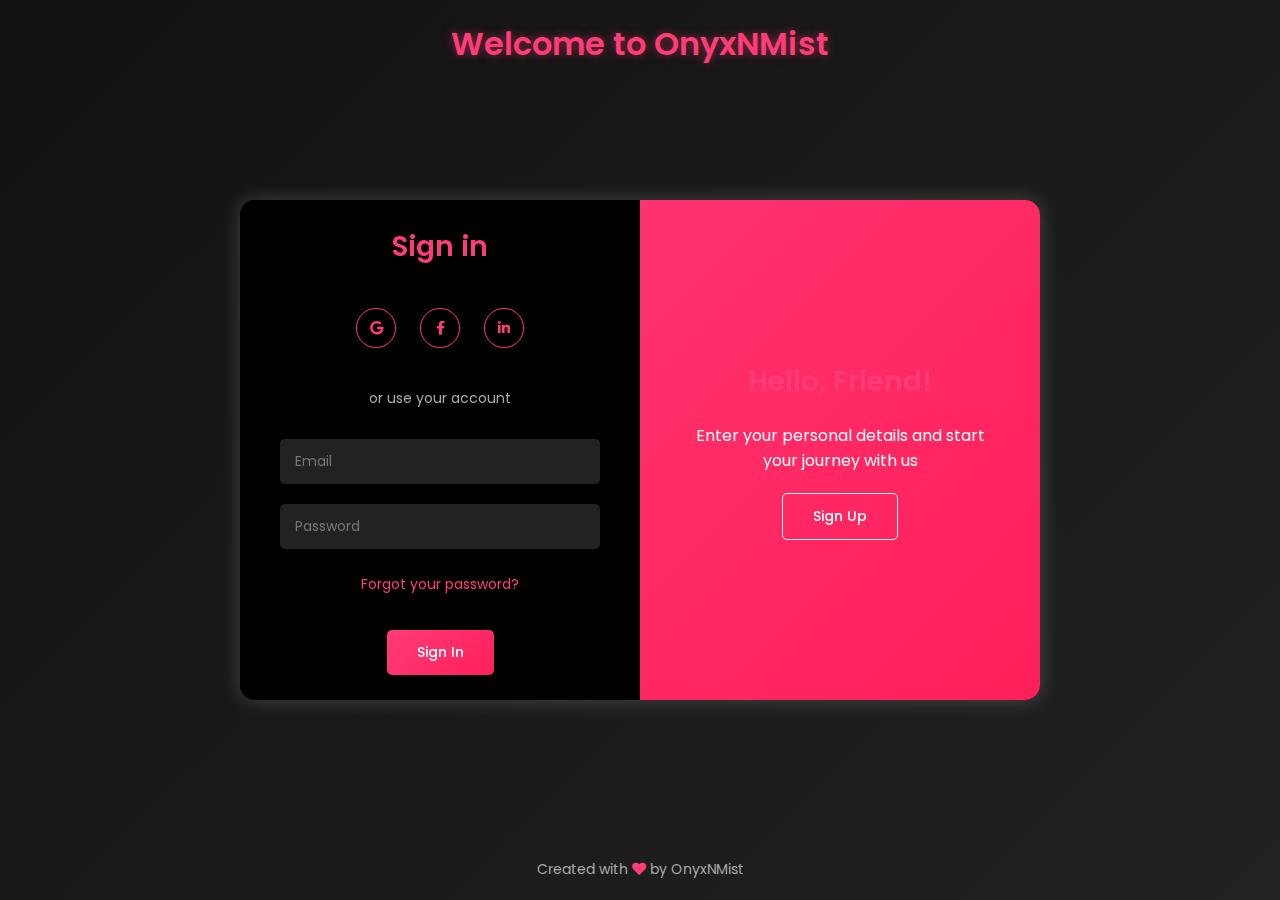
<file: index.html>
<!DOCTYPE html>
<html lang="en">
<head>
    <meta charset="UTF-8">
    <meta name="viewport" content="width=device-width, initial-scale=1.0">
    <title>OnyxNMist - Sign In/Up</title>
    <!-- Google Fonts -->
    <link href="https://fonts.googleapis.com/css2?family=Poppins:wght@300;400;500;600;700&display=swap" rel="stylesheet">
    <!-- Font Awesome -->
    <link rel="stylesheet" href="https://cdnjs.cloudflare.com/ajax/libs/font-awesome/5.15.4/css/all.min.css">
    <style>
        * {
            margin: 0;
            padding: 0;
            box-sizing: border-box;
            font-family: 'Poppins', sans-serif;
        }
        body {
            background: linear-gradient(135deg, #111, #222);
            color: white;
            display: flex;
            justify-content: center;
            align-items: center;
            height: 100vh;
            overflow: hidden;
        }
        h2 {
            position: absolute;
            top: 20px;
            font-size: 32px;
            font-weight: 600;
            color: #ff3c78;
            text-shadow: 0px 0px 10px rgba(255, 60, 120, 0.5);
        }
        .container {
            background: rgba(0, 0, 0, 0.8);
            border-radius: 15px;
            box-shadow: 0px 0px 20px rgba(255, 255, 255, 0.2);
            width: 800px;
            max-width: 100%;
            min-height: 500px;
            position: relative;
            overflow: hidden;
        }
        .form-container {
            position: absolute;
            top: 0;
            height: 100%;
            width: 50%;
            transition: all 0.6s ease-in-out;
        }
        .sign-in-container {
            left: 0;
            width: 50%;
            z-index: 2;
        }
        .sign-up-container {
            left: 0;
            width: 50%;
            opacity: 0;
            z-index: 1;
        }
        .container.right-panel-active .sign-in-container {
            transform: translateX(100%);
        }
        .container.right-panel-active .sign-up-container {
            transform: translateX(100%);
            opacity: 1;
            z-index: 5;
        }
        form {
            background: rgba(0, 0, 0, 0.9);
            display: flex;
            flex-direction: column;
            padding: 40px;
            height: 100%;
            justify-content: center;
            align-items: center;
            text-align: center;
        }
        h1 {
            font-size: 28px;
            font-weight: 600;
            margin-bottom: 20px;
            color: #ff3c78;
        }
        .social-container {
            margin: 20px 0;
        }
        .social-container a {
            border: 1px solid #ff3c78;
            border-radius: 50%;
            display: inline-flex;
            justify-content: center;
            align-items: center;
            margin: 0 10px;
            height: 40px;
            width: 40px;
            color: #ff3c78;
            text-decoration: none;
            transition: all 0.3s;
        }
        .social-container a:hover {
            background: #ff3c78;
            color: white;
            transform: translateY(-5px);
        }
        span {
            font-size: 14px;
            margin: 20px 0;
            color: #aaa;
        }
        input {
            background: #222;
            border: none;
            padding: 12px 15px;
            margin: 10px 0;
            width: 100%;
            border-radius: 5px;
            color: white;
            font-size: 14px;
            transition: box-shadow 0.3s, transform 0.3s;
        }
        input:focus {
            outline: none;
            box-shadow: 0px 0px 10px rgba(255, 60, 120, 0.5);
            transform: scale(1.02);
        }
        button {
            background: linear-gradient(135deg, #ff3c78, #ff1e5a);
            color: white;
            border: none;
            padding: 12px 30px;
            border-radius: 5px;
            font-size: 14px;
            font-weight: 500;
            cursor: pointer;
            transition: transform 0.3s, box-shadow 0.3s;
            margin-top: 20px;
        }
        button:hover {
            transform: scale(1.05);
            box-shadow: 0px 0px 15px rgba(255, 60, 120, 0.8);
        }
        a {
            color: #ff3c78;
            text-decoration: none;
            font-size: 14px;
            margin: 15px 0;
            transition: color 0.3s;
        }
        a:hover {
            color: #ff1e5a;
        }
        .overlay-container {
            position: absolute;
            top: 0;
            left: 50%;
            width: 50%;
            height: 100%;
            overflow: hidden;
            transition: transform 0.6s ease-in-out;
            z-index: 100;
        }
        .container.right-panel-active .overlay-container {
            transform: translateX(-100%);
        }
        .overlay {
            background: linear-gradient(135deg, #ff3c78, #ff1e5a);
            color: white;
            position: relative;
            left: -100%;
            height: 100%;
            width: 200%;
            transform: translateX(0);
            transition: transform 0.6s ease-in-out;
        }
        .container.right-panel-active .overlay {
            transform: translateX(50%);
        }
        .overlay-panel {
            position: absolute;
            top: 0;
            display: flex;
            flex-direction: column;
            justify-content: center;
            align-items: center;
            padding: 40px;
            height: 100%;
            width: 50%;
            text-align: center;
            transform: translateX(0);
            transition: transform 0.6s ease-in-out;
        }
        .overlay-left {
            transform: translateX(-20%);
        }
        .container.right-panel-active .overlay-left {
            transform: translateX(0);
        }
        .overlay-right {
            right: 0;
            transform: translateX(0);
        }
        .container.right-panel-active .overlay-right {
            transform: translateX(20%);
        }
        .ghost {
            background: transparent;
            border: 1px solid white;
            color: white;
            transition: all 0.3s;
        }
        .ghost:hover {
            background: white;
            color: #ff3c78;
        }
        footer {
            position: absolute;
            bottom: 20px;
            font-size: 14px;
            color: #aaa;
        }
        footer i {
            color: #ff3c78;
        }
    </style>
</head>
<body>
    <h2>Welcome to OnyxNMist</h2>
    <div class="container" id="container">
        <div class="form-container sign-up-container">
            <form action="home.html">
                <h1>Create Account</h1>
                <div class="social-container">
                    <a href="#" class="social"><i class="fab fa-facebook-f"></i></a>
                    <a href="#" class="social"><i class="fab fa-google-plus-g"></i></a>
                    <a href="#" class="social"><i class="fab fa-linkedin-in"></i></a>
                </div>
                <span>or use your email for registration</span>
                <input type="text" placeholder="Name" required />
                <input type="email" placeholder="Email" required />
                <input type="password" placeholder="Password" required />
                <button type="submit">Sign Up</button>
            </form>
        </div>
        <div class="form-container sign-in-container">
            <form action="home.html">
                <h1>Sign in</h1>
                <div class="social-container">
                    <a href="#" class="social"><i class="fab fa-google"></i></a>
                    <a href="#" class="social"><i class="fab fa-facebook-f"></i></a>
                    <a href="#" class="social"><i class="fab fa-linkedin-in"></i></a>
                </div>
                <span>or use your account</span>
                <input type="email" placeholder="Email" required />
                <input type="password" placeholder="Password" required />
                <a href="#">Forgot your password?</a>
                <button type="submit">Sign In</button>
            </form>
        </div>
        <div class="overlay-container">
            <div class="overlay">
                <div class="overlay-panel overlay-left">
                    <h1>Welcome Back!</h1>
                    <p>To stay connected, please login with your personal info</p>
                    <button class="ghost" id="signIn">Sign In</button>
                </div>
                <div class="overlay-panel overlay-right">
                    <h1>Hello, Friend!</h1>
                    <p>Enter your personal details and start your journey with us</p>
                    <button class="ghost" id="signUp">Sign Up</button>
                </div>
            </div>
        </div>
    </div>
    <footer>
        <p>Created with <i class="fa fa-heart"></i> by OnyxNMist</p>
    </footer>

    <script>
        // Toggle Sign In/Sign Up
        const signUpButton = document.getElementById('signUp');
        const signInButton = document.getElementById('signIn');
        const container = document.getElementById('container');

        signUpButton.addEventListener('click', () => {
            container.classList.add('right-panel-active');
        });

        signInButton.addEventListener('click', () => {
            container.classList.remove('right-panel-active');
        });
    </script>
</body>
</html>
</file>
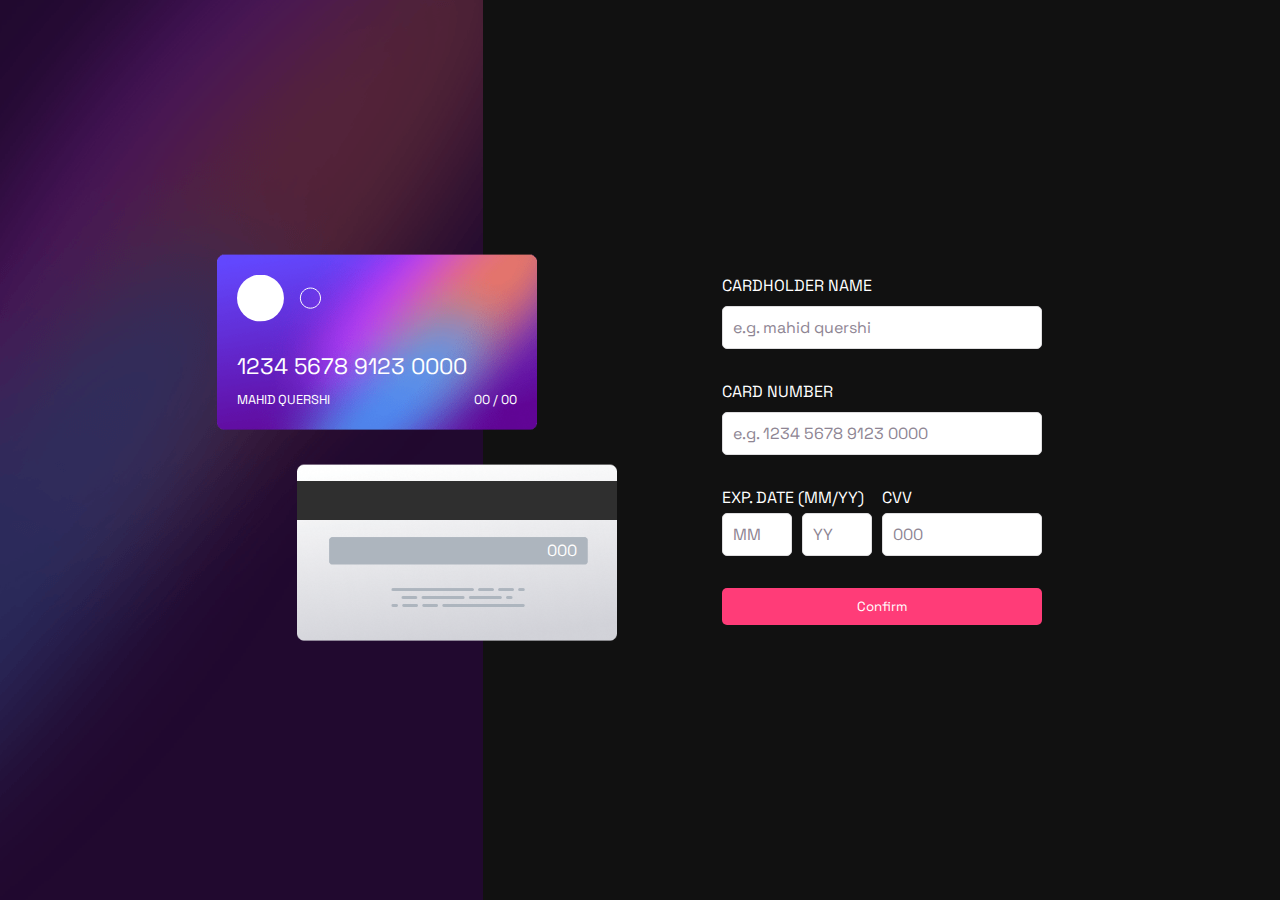
<file: cardpayment.html>
<!DOCTYPE html>
<html lang="en">
<head>
    <meta charset="UTF-8">
    <meta name="viewport" content="width=device-width, initial-scale=1.0">
    <link rel="icon" type="image/png" sizes="32x32" href="./images/favicon-32x32.png">
    <title>Frontend Mentor | Interactive card details form</title>
    <style>
        @import url('https://fonts.googleapis.com/css2?family=Space+Grotesk:wght@500&display=swap');

        * {
            padding: 0;
            margin: 0;
            box-sizing: border-box;
            font-family: 'Space Grotesk', sans-serif;
            user-select: none;
        }

        body {
            background: #111;
            color: white;
        }

        .container {
            max-height: 100vh;
            min-height: 100vh;
            width: 100vw;
            display: flex;
            justify-content: center;
            align-items: center;
            overflow: hidden;
        }

        .card {
            flex-shrink: 1;
            max-height: 100vh;
            position: relative;
            width: min-content;
        }

        .card img {
            object-fit: contain;
        }

        .card .desktop {
            width: auto;
            height: 100vh;
        }

        .card .mobile {
            display: none;
        }

        .cards {
            position: absolute;
            left: 45%;
            top: 50%;
            transform: translateY(-50%);
        }

        .front_card, .back_card {
            width: 320px;
        }

        .front, .back {
            position: relative;
            width: 320px;
        }

        .back {
            margin-left: 25%;
            margin-top: 30px;
        }

        .front_card_data, .back_card_data {
            position: absolute;
            padding: 20px;
            width: 320px;
            color: white;
        }

        .front_card_data {
            top: 0;
        }

        #card_num {
            margin-top: 25px;
            font-size: 1.4rem;
            width: 100%;
        }

        .details {
            display: flex;
            justify-content: space-between;
            align-items: center;
            width: 100%;
            margin-top: 10px;
            text-transform: uppercase;
            font-size: 0.8rem;
        }

        .back_card_data {
            right: 20px;
            top: 55px;
            text-align: right;
        }

        .card_form {
            flex-grow: 2;
            max-height: 100vh;
        }

        .form_group {
            display: flex;
            flex-direction: column;
            align-items: center;
            width: 320px;
            margin: auto;
        }

        .c_data {
            display: flex;
            justify-content: center;
            align-items: center;
            width: 100%;
        }

        .c_exp {
            width: 50%;
        }

        .c_flex {
            display: flex;
            justify-content: center;
            align-items: center;
        }

        .c_flex input {
            margin-right: 10px;
        }

        .c_csv {
            width: 50%;
        }

        input {
            width: 100%;
            padding: 10px;
            margin: 5px 0 10px;
            font-size: 1rem;
            outline: none;
            border: 1px solid hsl(270, 3%, 87%);
            border-radius: 5px;
            transition: border-color 0.3s, box-shadow 0.3s;
        }

        input:focus, input:active {
            border: 1px solid transparent;
            border-image: linear-gradient(to left, #ff3c78, #ff1e5a);
            border-image-slice: 1;
            box-shadow: 0 0 5px rgba(255, 60, 120, 0.5);
        }

        label {
            align-self: flex-start;
            text-transform: uppercase;
            color: white;
            margin-bottom: 5px;
            transition: color 0.3s;
        }

        input::placeholder {
            color: hsl(279, 6%, 55%);
            transition: color 0.3s;
        }

        input:focus::placeholder {
            color: transparent;
        }

        .err {
            align-self: flex-start;
            padding: 0 0 5px;
            font-size: 0.8rem;
            color: hsl(0, 100%, 66%);
            visibility: hidden;
        }

        .btn {
            width: 100%;
            padding: 10px 15px;
            background: #ff3c78; /* Updated button background */
            border: none;
            border-radius: 5px;
            color: white; /* Changed to white */
            cursor: pointer;
            transition: background 0.3s, transform 0.1s; /* Added transition for button */
        }

        .btn:hover {
            background: #ff1e5a; /* Darker shade on hover */
            transform: scale(1.05); /* Scale effect on hover */
        }

        .contain {
            display: none;
            justify-content: center;
            align-items: center;
            flex-direction: column;
            width: 320px;
            background: #222; /* Updated background */
            margin: auto;
            border-radius: 10px; /* Added border radius for aesthetics */
            box-shadow: 0 0 10px rgba(255, 255, 255, 0.2); /* Added shadow */
        }

        .contain p {
            color: hsl(279, 6%, 55%);
            padding: 20px 0;
            font-size: 1.1rem;
        }

        @media screen and (max-width: 1150px) {
            .cards {
                position: absolute;
                left: 40%;
                top: 50%;
                transform: translateY(-50%);
            }
        }

        @media screen and (max-width: 1030px) {
            .container {
                flex-direction: column;
                overflow: visible;
                overflow-x: hidden;
            }

            .card {
                flex-shrink: 0;
            }

            .card img {
                width: 250px;
            }

            .card .desktop {
                display: none;
            }

            .card .mobile {
                display: block;
                width: 100vw;
            }

            .cards {
                position: absolute;
                left: 50%;
                top: 50%;
                transform: translate(-50%, -50%);
            }

            .front_card, .back_card {
                width: 250px;
            }

            .front, .back {
                width: 250px;
            }

            .back {
                margin-left: 18%;
                margin-top: -225px;
            }

            .front {
                z-index: 1;
                margin-top: 330px;
                margin-left: 20px;
            }

            .front_card_data, .back_card_data {
                padding: 10px;
                width: 250px;
            }

            .front_card_data img {
                width: auto;
            }

            #card_num {
                margin-top: 10px;
                font-size: 1.2rem;
            }

            .details {
                margin-top: 10px;
                font-size: 0.8rem;
            }

            .back_card_data {
                top: 46px;
            }

            .card_form {
                padding-top: 15vh;
                padding-bottom: 20px;
            }

            .form_group {
                width: 300px;
            }

            .contain {
                width: 300px;
            }
        }

        @media screen and (max-width: 450px) {
            .cards {
                position: absolute;
                left: 50%;
                top: 10%;
                transform: translate(-60%, -50%);
            }

            .front {
                margin-top: 300px;
            }

            .back {
                margin-top: -225px;
            }
        }
    </style>
</head>
<body>
<main>
    <div class="container">
        <div class="card">
            <img src="images/bg-main-desktop.png" alt="bg" class="desktop">
            <div class="cards">
                <div class="front">
                    <img src="images/bg-card-front.png" class="front_card" alt="front">
                    <div class="front_card_data">
                        <img src="images/card-logo.svg" alt="card_logo">
                        <p id="card_num">1234 5678 9123 0000</p>
                        <div class="details">
                            <p id="name">mahid quershi</p>
                            <p id="exp">00 / 00</p>
                        </div>
                    </div>
                </div>
                <div class="back">
                    <img src="images/bg-card-back.png" class="back_card" alt="back">
                    <div class="back_card_data">
                        <p id="cvv">000</p>
                    </div>
                </div>
            </div>
            <img src="images/bg-main-mobile.png" alt="bg" class="mobile">
        </div>
        <div class="card_form">
            <form>
                <div class="form_group">
                    <label for="c_name">Cardholder Name</label>
                    <input type="text" id="c_name" placeholder="e.g. mahid quershi" size="25" maxlength="25">
                    <p class="err" id="err_name">Can't be blank</p>
                    <label for="c_num">Card Number</label>
                    <input type="text" id="c_num" placeholder="e.g. 1234 5678 9123 0000" size="19" maxlength="19">
                    <p class="err" id="err_num">Must be at least 16 numbers</p>
                    <div class="c_data">
                        <div class="c_exp">
                            <label for="c_exp_month">Exp. Date (MM/YY)</label>
                            <span class="c_flex">
                                <input type="text" id="c_exp_month" placeholder="MM" size="2" maxlength="2">
                                <input type="text" id="c_exp_year" placeholder="YY" size="2" maxlength="2">
                            </span>
                            <p class="err" id="err_exp">Can't be blank</p>
                        </div>
                        <div class="c_csv">
                            <label for="c_cvv">CVV</label>
                            <input type="text" id="c_cvv" placeholder="000" size="3" maxlength="3">
                            <p class="err" id="err_cvv">Can't be blank</p>
                        </div>
                    </div>
                    <button type="submit" id="c_submit" class="btn">Confirm</button>
                </div>
            </form>
            <section class="contain" id="contain">
                <img src="images/icon-complete.svg" alt="complete">
                <p>We've added your card details</p>
                <button type="button" id="continue" class="btn">Continue</button>
            </section>
        </div>
    </div>
</main>
<script>
    // Assigning variables
    const button = document.getElementById('c_submit');
    const name = document.getElementById('c_name');
    const c_num = document.getElementById('c_num');
    const f_card_num = document.getElementById('card_num');
    const f_c_name = document.getElementById('name');
    const b_c_cvv = document.getElementById('cvv');
    const exp = document.getElementById('exp');
    const exp_month = document.getElementById('c_exp_month');
    const exp_year = document.getElementById('c_exp_year');
    const cvv = document.getElementById('c_cvv');
    const default_c_num = f_card_num.innerText;
    const default_c_name = f_c_name.innerText;
    const default_exp = exp.innerText;
    const default_cvv = b_c_cvv.innerText;
    const err_month = document.getElementById('err_exp');
    const err_num = document.getElementById('err_num');
    const err_name = document.getElementById('err_name');
    const err_cvv = document.getElementById('err_cvv');
    const thank_you = document.getElementById('contain');
    const form = document.getElementsByTagName('form')[0];

    // Disable default behavior
    button.addEventListener('click', (e) => {
        e.preventDefault();
        let name_data = name.value;
        let num_data = c_num.value;
        let month_data = exp_month.value;
        let year_data = exp_year.value;
        let cvv_data = cvv.value;

        if (name_data === '' && num_data === '' && month_data === '' && year_data === '' && cvv_data === '') {
            name.style.border = '1px solid hsl(0, 100%, 66%)';
            c_num.style.border = '1px solid hsl(0, 100%, 66%)';
            exp_month.style.border = '1px solid hsl(0, 100%, 66%)';
            exp_year.style.border = '1px solid hsl(0, 100%, 66%)';
            cvv.style.border = '1px solid hsl(0, 100%, 66%)';
            err_name.style.visibility = 'visible';
            err_month.style.visibility = 'visible';
            err_num.style.visibility = 'visible';
            err_cvv.style.visibility = 'visible';
        } else if (name_data === '') {
            name.style.border = '1px solid hsl(0, 100%, 66%)';
            err_name.style.visibility = 'visible';
        } else if (num_data === '') {
            c_num.style.border = '1px solid hsl(0, 100%, 66%)';
            err_num.style.visibility = 'visible';
        } else if (month_data === '' || year_data === '') {
            exp_month.style.border = '1px solid hsl(0, 100%, 66%)';
            exp_year.style.border = '1px solid hsl(0, 100%, 66%)';
            err_month.style.visibility = 'visible';
        } else if (cvv_data === '' || cvv_data.length < 3) {
            cvv.style.border = '1px solid hsl(0, 100%, 66%)';
            err_cvv.style.visibility = 'visible';
        } else if (name_data !== '' && (num_data !== '' && num_data.length === 19) && (month_data !== '' && month_data.length === 2) && (year_data !== '' && year_data.length === 2) && (cvv_data !== '' && cvv_data.length === 3)) {
            f_c_name.innerText = name_data;
            f_card_num.innerText = num_data;
            exp.innerText = month_data + ' / ' + year_data;
            b_c_cvv.innerText = cvv_data;
            form.style.display = 'none';
            thank_you.style.display = 'flex';
        } else {
            name.style.border = '1px solid #ccc';
            c_num.style.border = '1px solid #ccc';
            exp_month.style.border = '1px solid #ccc';
            exp_year.style.border = '1px solid #ccc';
            cvv.style.border = '1px solid #ccc';
            err_name.style.visibility = 'hidden';
            err_month.style.visibility = 'hidden';
            err_num.style.visibility = 'hidden';
            err_cvv.style.visibility = 'hidden';
            thank_you.style.display = 'none';
        }
    });

    // Only numbers function
    function onlyNumberKey(e) {
        let ASCIICode = (e.which) ? e.which : e.keyCode;
        if (ASCIICode === 13 || ASCIICode === 9 || ASCIICode === 8 || (ASCIICode >= 48 && ASCIICode <= 57) || (ASCIICode >= 96 && ASCIICode <= 105))
            return true;
        return false;
    }

    c_num.onkeydown = onlyNumberKey;
    exp_month.onkeydown = onlyNumberKey;
    exp_year.onkeydown = onlyNumberKey;
    cvv.onkeydown = onlyNumberKey;

    // Change name on card
    name.oninput = function () {
        if (name.value.length > 0) {
            f_c_name.innerText = name.value;
            name.style.border = '1px solid #ccc';
            err_name.style.visibility = 'hidden';
        } else {
            f_c_name.innerText = default_c_name;
            name.style.border = '1px solid red';
            err_name.style.visibility = 'visible';
        }
    }

    // Adding num to card and formatting input val
    c_num.oninput = function () {
        let val = this.value.split(" ").join("");
        if (val.length > 0) {
            val = val.match(new RegExp('.{1,4}', 'g')).join(" ");
        }
        this.value = val;
        f_card_num.innerText = val;
        if (val.length < 19) {
            err_num.style.visibility = 'visible';
            c_num.style.border = '1px solid red';
        } else {
            err_num.style.visibility = 'hidden';
            c_num.style.border = '1px solid #ccc';
        }
    }

    // Adding month card
    exp_month.oninput = function () {
        if (exp_month.value > 0 && exp_month.value < 13) {
            err_month.style.visibility = 'hidden';
            exp.innerText = exp_month.value + ' / ' + exp_year.value;
            exp_month.style.border = '1px solid #ccc';
        } else {
            err_month.style.visibility = 'visible';
            exp_month.style.border = '1px solid red';
        }
    }

    // Adding year
    exp_year.oninput = function () {
        let year = new Date().getFullYear() % 100; // Get last two digits of the current year
        if (exp_year.value < year || exp_year.value > year + 5) {
            err_month.innerText = 'Invalid Year';
            err_month.style.visibility = 'visible';
            exp_year.style.border = '1px solid red';
        } else {
            err_month.style.visibility = 'hidden';
            exp_year.style.border = '1px solid #ccc';
            exp.innerText = exp_month.value + ' / ' + exp_year.value;
        }
    }

    // Adding CVV to card
    cvv.oninput = function () {
        if (cvv.value.length > 0 && cvv.value.length < 4) {
            b_c_cvv.innerText = cvv.value;
            cvv.style.border = '1px solid #ccc';
            err_cvv.style.visibility = 'hidden';
        } else {
            b_c_cvv.innerText = default_cvv;
            cvv.style.border = '1px solid red';
            err_cvv.style.visibility = 'visible';
        }
    }

    // Add event listener to the continue button
document.getElementById('continue').addEventListener('click', function() {
    // Redirect back to checkout.html
    window.location.href = 'checkout.html';
});

function saveFormData() {
            const formData = {
                fullName: document.querySelector('input[placeholder="Full Name"]').value,
                address: document.querySelector('input[placeholder="Address"]').value,
                city: document.querySelector('input[placeholder="City"]').value,
                state: document.querySelector('input[placeholder="State"]').value,
                zipCode: document.querySelector('input[placeholder="Zip Code"]').value,
                email: document.querySelector('input[placeholder="Email"]').value,
            };
            localStorage.setItem('checkoutFormData', JSON.stringify(formData));
        }

        // Add event listener to the continue button
        document.getElementById('continue').addEventListener('click', function() {
            saveFormData(); // Save form data before redirecting
            window.location.href = 'checkout.html'; // Redirect back to checkout.html
        });

</script>
</body>
</html>
</file>
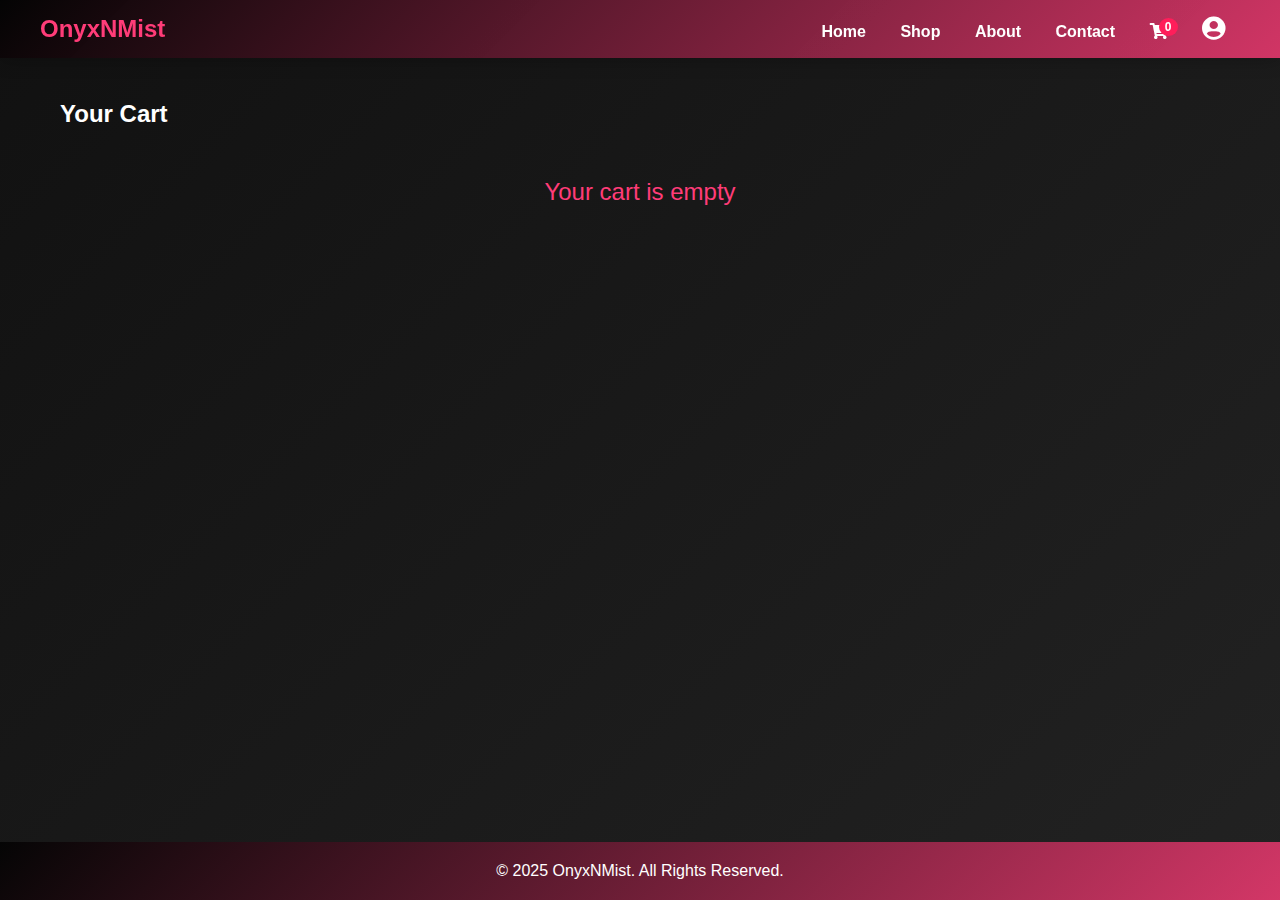
<file: cart.html>
<!DOCTYPE html>
<html lang="en">
<head>
    <meta charset="UTF-8">
    <meta name="viewport" content="width=device-width, initial-scale=1.0">
    <title>OnyxNMist - Cart</title>
    <link rel="stylesheet" href="https://cdnjs.cloudflare.com/ajax/libs/font-awesome/5.15.4/css/all.min.css">
    <style>
        * {
            margin: 0;
            padding: 0;
            box-sizing: border-box;
            font-family: 'Arial', sans-serif;
        }

        body {
            background: linear-gradient(135deg, #111, #222);
            color: white;
            min-height: 100vh;
            display: flex;
            flex-direction: column;
        }

        header {
            background: linear-gradient(135deg, rgba(3, 3, 3, 0.9), rgba(255, 60, 120, 0.8));
            padding: 15px 40px;
            display: flex;
            justify-content: space-between;
            align-items: center;
            position: fixed;
            width: 100%;
            z-index: 1000;
            box-shadow: 0 0 20px rgba(0,0,0,0.3);
        }

        .logo {
            font-size: 24px;
            font-weight: bold;
            color: #ff3c78;
            cursor: pointer;
            position: relative;
            overflow: hidden;
            transition: transform 0.3s;
        }

        .logo::after {
            content: '';
            position: absolute;
            bottom: 0;
            left: -100%;
            width: 100%;
            height: 2px;
            background: #ff3c78;
            transition: left 0.3s ease;
        }

        .logo:hover::after {
            left: 0;
        }

        nav a {
            margin: 0 15px;
            text-decoration: none;
            color: white;
            font-weight: bold;
            transition: all 0.3s cubic-bezier(0.4, 0, 0.2, 1);
            position: relative;
        }

        .profile-icon {
    font-size: 24px; /* Adjust size as needed */
    color: white; /* Icon color */
}

.profile-icon:hover {
    color: #ff3c78; /* Change color on hover */
}

        nav a::after {
            content: '';
            position: absolute;
            bottom: -5px;
            left: 0;
            width: 0;
            height: 2px;
            background: #ff3c78;
            transition: width 0.3s ease;
        }

        nav a:hover::after {
            width: 100%;
        }

        #cart-icon {
            position: relative;
            display: inline-flex;
            align-items: center;
            color: white;
            text-decoration: none;
        }

        #cart-count {
            background: #ff1e5a;
            color: white;
            padding: 2px 6px;
            border-radius: 50%;
            font-size: 12px;
            position: absolute;
            top: -5px;
            right: -10px;
        }

        .cart-container {
            padding: 100px 20px 40px;
            flex: 1;
            max-width: 1200px;
            margin: 0 auto;
            width: 100%;
        }

        .cart-item {
            background: linear-gradient(135deg, #333, #444);
            padding: 20px;
            border-radius: 15px;
            margin: 20px 0;
            display: flex;
            justify-content: space-between;
            align-items: center;
            box-shadow: 0 0 15px rgba(0,0,0,0.3);
            transition: all 0.3s cubic-bezier(0.4, 0, 0.2, 1);
        }

        .cart-item:hover {
            transform: translateY(-5px);
            box-shadow: 0 0 25px rgba(255, 60, 120, 0.3);
        }

        .item-info {
            display: flex;
            align-items: center;
            gap: 20px;
            flex: 1;
        }

        .cart-item img {
            width: 80px;
            height: 80px;
            object-fit: cover;
            border-radius: 10px;
            border: 2px solid #ff3c78;
        }

        .item-details {
            display: flex;
            flex-direction: column;
            gap:             5px;
        }

        .quantity-controls {
            display: flex;
            align-items: center;
            gap: 10px;
        }

        .quantity-btn {
            background: rgba(255, 60, 120, 0.3);
            border: none;
            color: white;
            width: 30px;
            height: 30px;
            border-radius: 50%;
            cursor: pointer;
            transition: all 0.3s ease;
        }

        .quantity-btn:hover {
            background: rgba(255, 60, 120, 0.5);
            transform: scale(1.1);
        }

        .remove-btn {
            background: linear-gradient(135deg, #ff3c78, #ff1e5a);
            border: none;
            color: white;
            padding: 8px 20px;
            border-radius: 20px;
            cursor: pointer;
            transition: all 0.3s ease;
        }

        .remove-btn:hover {
            transform: scale(1.05);
            box-shadow: 0 0 15px rgba(255, 60, 120, 0.3);
        }

        .total {
            font-size: 28px;
            margin: 40px 0;
            color: #ff3c78;
            text-align: right;
        }

        .checkout-btn {
            background: linear-gradient(135deg, #ff3c78, #ff1e5a);
            border: none;
            color: white;
            padding: 15px 40px;
            font-size: 18px;
            border-radius: 30px;
            cursor: pointer;
            transition: all 0.3s ease;
            float: right;
        }

        .checkout-btn:hover {
            transform: scale(1.05);
            box-shadow: 0 0 25px rgba(255, 60, 120, 0.5);
        }

        .checkout-btn:active {
            transform: scale(0.95);
        }

        .empty-cart {
            text-align: center;
            font-size: 24px;
            color: #ff3c78;
            margin: 50px 0;
        }

        footer {
            background: linear-gradient(135deg, rgba(3, 3, 3, 0.9), rgba(255, 60, 120, 0.8));
            padding: 20px;
            margin-top: auto;
            text-align: center;
        }

        @media (max-width: 768px) {
            .cart-item {
                flex-direction: column;
                align-items: stretch;
                gap: 15px;
            }
            
            .item-info {
                flex-direction: column;
                align-items: flex-start;
            }
            
            .checkout-btn {
                width: 100%;
                float: none;
            }
        }
    </style>
</head>
<body>
    <header>
        <div class="logo">OnyxNMist</div>
        <nav>
            <a href="home.html">Home</a>
            <a href="shop.html">Shop</a>
            <a href="about.html">About</a>
            <a href="contact.html">Contact</a>
            <a href="cart.html" id="cart-icon">
                <i class="fas fa-shopping-cart"></i>
                <span id="cart-count">0</span>
            </a>
            <a href="profile.html" class="profile-icon"><i class="fas fa-user-circle"></i></a>
        </nav>
    </header>

    <div class="cart-container">
        <h2>Your Cart</h2>
        <div id="cart-items">
            <!-- Cart items will be dynamically inserted here -->
        </div>
        <div class="total" id="total-price">Total: $0.00</div>
        <button class="checkout-btn" onclick="checkout()">Proceed to Checkout</button>
    </div>

    <footer>
        &copy; 2025 OnyxNMist. All Rights Reserved.
    </footer>

    <script>
        // Retrieve cart items from localStorage
        let cart = JSON.parse(localStorage.getItem('cart')) || [];

        // Function to update the cart display
        function updateCart() {
            const cartItemsContainer = document.getElementById('cart-items');
            const totalPriceElement = document.getElementById('total-price');
            const cartCountElement = document.getElementById('cart-count');

            cartItemsContainer.innerHTML = '';
            let total = 0;
            let itemCount = 0;

            if (cart.length === 0) {
                cartItemsContainer.innerHTML = '<div class="empty-cart">Your cart is empty</div>';
                totalPriceElement.style.display = 'none';
                document.querySelector('.checkout-btn').style.display = 'none';
            } else {
                totalPriceElement.style.display = 'block';
                document.querySelector('.checkout-btn').style.display = 'block';
            }

            cart.forEach((item, index) => {
                total += item.price * item.quantity;
                itemCount += item.quantity;

                const itemDiv = document.createElement('div');
                itemDiv.className = 'cart-item';
                itemDiv.innerHTML = `
                    <div class="item-info">
                        <img src="${item.image}" alt="${item.name}">
                        <div class="item-details">
                            <h3>${item.name}</h3>
                            <p>$${item.price.toFixed(2)}</p>
                        </div>
                    </div>
                    <div class="quantity-controls">
                        <button class="quantity-btn" onclick="updateQuantity(${index}, -1)">-</button>
                        <span>${item.quantity}</span>
                        <button class="quantity-btn" onclick="updateQuantity(${index}, 1)">+</button>
                    </div>
                    <button class="remove-btn" onclick="removeFromCart(${index})">
                        <i class="fas fa-trash"></i> Remove
                    </button>
                `;
                cartItemsContainer.appendChild(itemDiv);
            });

            totalPriceElement.textContent = `Total: $${total.toFixed(2)}`;
            cartCountElement.textContent = itemCount;
        }

        // Function to update item quantity
        function updateQuantity(index, change) {
            const newQuantity = cart[index].quantity + change;

            if (newQuantity < 1) {
                removeFromCart(index);
                return;
            }

            cart[index].quantity = newQuantity;
            localStorage.setItem('cart', JSON.stringify(cart));
            updateCart();
        }

        // Function to remove an item from the cart
        function removeFromCart(index) {
            if (!confirm('Are you sure you want to remove this item?')) return;

            cart.splice(index, 1);
            localStorage.setItem('cart', JSON.stringify(cart));
            updateCart();
        }

        // Function to proceed to checkout
        function checkout() {
            if (cart.length === 0) {
                alert('Your cart is empty!');
                return;
            }
            window.location.href = 'checkout.html';
        }

        // Initialize cart display
        updateCart();
    </script>
</body>
</html>
</file>
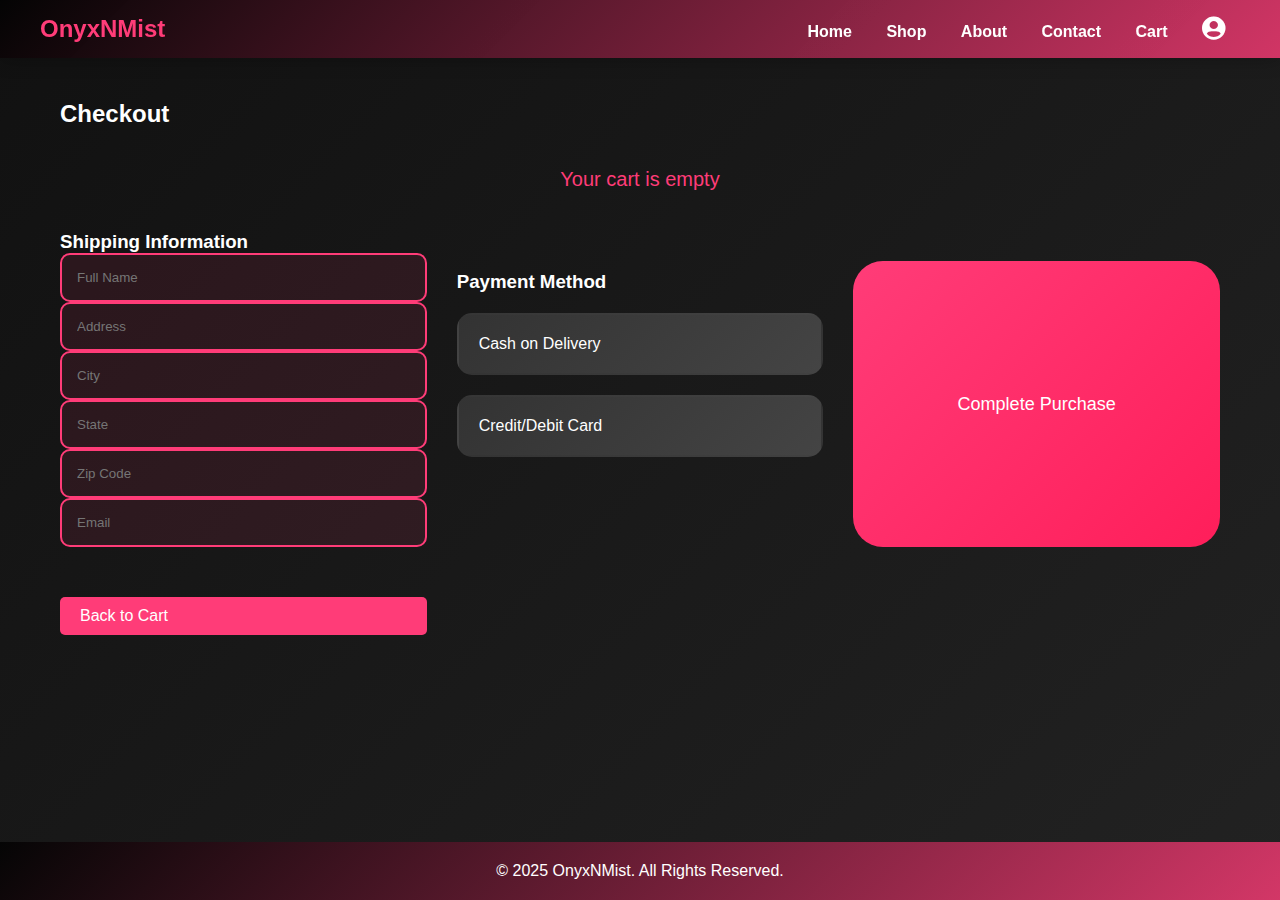
<file: checkout.html>
<!DOCTYPE html>
<html lang="en">
<head>
    <meta charset="UTF-8">
    <meta name="viewport" content="width=device-width, initial-scale=1.0">
    <title>OnyxNMist - Checkout</title>
    <link rel="stylesheet" href="https://cdnjs.cloudflare.com/ajax/libs/font-awesome/5.15.4/css/all.min.css">
    <style>
        * {
            margin: 0;
            padding: 0;
            box-sizing: border-box;
            font-family: 'Arial', sans-serif;
        }

        body {
            background: linear-gradient(135deg, #111, #222);
            color: white;
            min-height: 100vh;
            display: flex;
            flex-direction: column;
        }

        header {
            background: linear-gradient(135deg, rgba(3, 3, 3, 0.9), rgba(255, 60, 120, 0.8));
            padding: 15px 40px;
            display: flex;
            justify-content: space-between;
            align-items: center;
            position: fixed;
            width: 100%;
            z-index: 1000;
            box-shadow: 0 0 20px rgba(0,0,0,0.3);
        }

        .logo {
            font-size: 24px;
            font-weight: bold;
            color: #ff3c78;
            cursor: pointer;
            position: relative;
            overflow: hidden;
            transition: transform 0.3s;
        }

        .logo::after {
            content: '';
            position: absolute;
            bottom: 0;
            left: -100%;
            width: 100%;
            height: 2px;
            background: #ff3c78;
            transition: left 0.3s ease;
        }

        .logo:hover::after {
            left: 0;
        }

        nav a {
            margin: 0 15px;
            text-decoration: none;
            color: white;
            font-weight: bold;
            transition: all 0.3s cubic-bezier(0.4, 0, 0.2, 1);
            position: relative;
        }

        .profile-icon {
    font-size: 24px; /* Adjust size as needed */
    color: white; /* Icon color */
}

.profile-icon:hover {
    color: #ff3c78; /* Change color on hover */
}

        nav a::after {
            content: '';
            position: absolute;
            bottom: -5px;
            left: 0;
            width: 0;
            height: 2px;
            background: #ff3c78;
            transition: width 0.3s ease;
        }

        nav a:hover::after {
            width: 100%;
        }

        .checkout-container {
            padding: 100px 20px 40px;
            flex: 1;
            max-width: 1200px;
            margin: 0 auto;
            width: 100%;
        }

        .cart-item {
            background: linear-gradient(135deg, #333, #444);
            padding: 20px;
            border-radius: 15px;
            margin: 20px 0;
            display: flex;
            justify-content: space-between;
            align-items: center;
            opacity: 0;
            transform: translateY(20px);
            transition: opacity 0.3s ease, transform 0.3s ease;
        }

        .cart-item.show {
            opacity: 1;
            transform: translateY(0);
        }

        .remove-btn {
            background: transparent;
            border: none;
            color: #ff3c78;
            cursor: pointer;
            font-size: 18px;
            transition: transform 0.3s ease;
        }

        .remove-btn:hover {
            transform: scale(1.2);
        }

        .total {
            font-size: 28px;
            margin: 40px 0;
            color: #ff3c78;
            text-align: right;
        }

        .empty-cart {
            text-align: center;
            font-size: 20px;
            color: #ff3c78;
            margin-top: 40px;
        }

        .checkout-form {
            display: grid;
            grid-template-columns: repeat(auto-fit, minmax(300px, 1fr));
            gap: 30px;
            margin-top: 40px;
        }

        .form-group {
            position: relative;
        }

        .form-group input {
            width: 100%;
            padding: 15px;
            background: rgba(255, 60, 120, 0.1);
            border: 2px solid #ff3c78;
            border-radius: 10px;
            color: white;
            transition: all 0.3s ease;
        }

        .form-group input:focus {
            background: rgba(255, 60, 120, 0.2);
            box-shadow: 0 0 15px rgba(255, 60, 120, 0.3);
            outline: none;
        }

        .payment-options {
            margin-top: 40px;
        }

        .payment-card {
            background: linear-gradient(135deg, #333, #444);
            padding: 20px;
            border-radius: 15px;
            margin: 20px 0;
            cursor: pointer;
            transition: all 0.3s ease;
            border: 2px solid transparent;
        }

        .payment-card:hover {
            transform: translateY(-5px);
            border-color: #ff3c78;
        }

        .payment-card.selected {
            border-color: #ff3c78;
            background: rgba(255, 60, 120, 0.1);
        }

        .payment-info {
            background: linear-gradient(135deg, #333, #444);
            padding: 20px;
            border-radius: 15px;
            margin-top: 20px;
            max-height: 0;
            opacity: 0;
            overflow: hidden;
            transition: all 0.5s ease;
        }

        .payment-info.show {
            max-height: 500px;
            opacity: 1;
        }

        .credit-card-form {
            display: grid;
            gap: 20px;
            grid-template-columns: repeat(2, 1fr);
        }

        .card-element {
            background: rgba(255, 60, 120, 0.1);
            padding: 15px;
            border-radius: 10px;
            border: 2px solid #ff3c78;
        }

        .submit-btn {
            background: linear-gradient(135deg, #ff3c78, #ff1e5a);
            border: none;
            color: white;
            padding: 15px 40px;
            font-size: 18px;
            border-radius: 30px;
            cursor: pointer;
            transition: all 0.3s ease;
            width: 100%;
            margin-top: 30px;
        }

        .submit-btn:hover {
            transform: scale(1.05);
            box-shadow: 0 0 25px rgba(255, 60, 120, 0.5);
        }

        .back-to-cart {
            display: inline-block;
            margin-top: 20px;
            padding: 10px 20px;
            background: #ff3c78;
            color: white;
            text-decoration: none;
            border-radius: 5px;
            transition: background 0.3s ease;
        }

        .back-to-cart:hover {
            background: #ff1c58;
        }

        footer {
            background: linear-gradient(135deg, rgba(3, 3, 3, 0.9), rgba(255, 60, 120, 0.8));
            padding: 20px;
            margin-top: auto;
            text-align: center;
        }

        @media (max-width: 768px) {
            .checkout-form {
                grid-template-columns: 1fr;
            }
            
            .credit-card-form {
                grid-template-columns: 1fr;
            }
        }
    </style>
</head>
<body>
    <header>
        <div class="logo">OnyxNMist</div>
        <nav aria-label="Main Navigation">
            <a href="home.html" aria-label="Home">Home</a>
            <a href="shop.html" aria-label="Shop">Shop</a>
            <a href="about.html" aria-label="About">About</a>
            <a href="contact.html" aria-label="Contact">Contact</a>
            <a href="cart.html" aria-label="Cart">Cart</a>
            <a href="profile.html" class="profile-icon"><i class="fas fa-user-circle"></i></a>
        </nav>
    </header>

    <main>
        <div class="checkout-container">
            <h2>Checkout</h2>
            <div id="cart-items"></div>
            <div class="total" id="total-price">Total: $0.00</div>

            <form id="checkout-form" class="checkout-form">
                <div>
                    <h3>Shipping Information</h3>
                    <div class="form-group">
                        <input type="text" placeholder="Full Name" required>
                    </div>
                    <div class="form-group">
                        <input type="text" placeholder="Address" required>
                    </div>
                    <div class="form-group">
                        <input type="text" placeholder="City" required>
                    </div>
                    <div class="form-group">
                        <input type="text" placeholder="State" required>
                    </div>
                    <div class="form-group">
                        <input type="text" placeholder="Zip Code" required>
                    </div>
                    <div class="form-group">
                        <input type="email" placeholder="Email" required>
                    </div>
                </div>

                <div class="payment-options">
                    <h3>Payment Method</h3>
                    <div class="payment-card" onclick="selectPayment('cod')">
                        <input type="radio" name="payment" id="cod" hidden>
                        <label for="cod">Cash on Delivery</label>
                    </div>
                    <div class="payment-card" onclick="selectPayment('card')">
                        <input type="radio" name="payment" id="card" hidden>
                        <label for="card">Credit/Debit Card</label>
                    </div>

                    <div class="payment-info" id="card-payment">
                        <div class="credit-card-form">
                            <div class="form-group">
                                <input type="text" placeholder="Card Number" pattern="[0-9]{16}" required>
                            </div>
                            <div class="form-group">
                                <input type="text" placeholder="MM/YY" pattern="(0[1-9]|1[0-2])\/[0-9]{2}" required>
                            </div>
                            <div class="form-group">
                                <input type="text" placeholder="CVC" pattern="[0-9]{3}" required>
                            </div>
                            <div class="form-group">
                                <input type="text" placeholder="Cardholder Name" required>
                            </div>
                        </div>
                    </div>
                </div>

                <button type="submit" class="submit-btn">Complete Purchase</button>
                <a href="cart.html" class="back-to-cart">Back to Cart</a>
            </form>
        </div>
    </main>

    <footer>
        &copy; 2025 OnyxNMist. All Rights Reserved.
    </footer>

    <script>
        // Update checkout items dynamically
        function updateCheckout() {
            const cartItemsContainer = document.getElementById("cart-items");
            const totalPriceElement = document.getElementById("total-price");
            const cartItems = JSON.parse(localStorage.getItem('cart')) || [];

            if (!cartItems.length) {
                cartItemsContainer.innerHTML = '<div class="empty-cart">Your cart is empty</div>';
                totalPriceElement.style.display = 'none';
                return;
            }

            let total = 0;
            cartItemsContainer.innerHTML = "";

            cartItems.forEach((item) => {
                total += item.price * item.quantity;

                const itemDiv = document.createElement("div");
                itemDiv.className = "cart-item";
                itemDiv.innerHTML = `
                    <div class="item-info">
                        <h3>${item.name}</h3>
                        <p>$${item.price.toFixed(2)} × ${item.quantity}</p>
                    </div>
                    <button class="remove-btn" onclick="removeFromCart('${item.name}')">
                        <i class="fas fa-trash"></i>
                    </button>
                `;

                cartItemsContainer.appendChild(itemDiv);
            });

            totalPriceElement.textContent = `Total: $${total.toFixed(2)}`;
        }

        // Remove item from cart
        function removeFromCart(itemName) {
            let cartItems = JSON.parse(localStorage.getItem('cart')) || [];
            cartItems = cartItems.filter(item => item.name !== itemName);
            localStorage.setItem('cart', JSON.stringify(cartItems));
            updateCheckout();
        }

        // Payment method selection
        function selectPayment(method) {
            const cardPayment = document.getElementById('card-payment');
            if (method === 'card') {
                cardPayment.classList.add('show');
            } else {
                cardPayment.classList.remove('show');
            }
        }

        // Form validation and submission
        document.getElementById('checkout-form').addEventListener('submit', (e) => {
            e.preventDefault();
            if (validateForm()) {
                alert('Thank you for your purchase!');
                localStorage.removeItem('cart');
                updateCheckout();
                window.location.href = 'confirmation.html';
            }
        });

        function validateForm() {
            const inputs = document.querySelectorAll('.checkout-form input');
            for (let input of inputs) {
                if (!input.checkValidity()) {
                    alert(`Please fill out the field: ${input.placeholder}`);
                    return false;
                }
            }
            return true;
        }

        // Initialize checkout when page loads
        document.addEventListener('DOMContentLoaded', () => {
            updateCheckout();
        });
    </script>
</body>
</html>
</file>
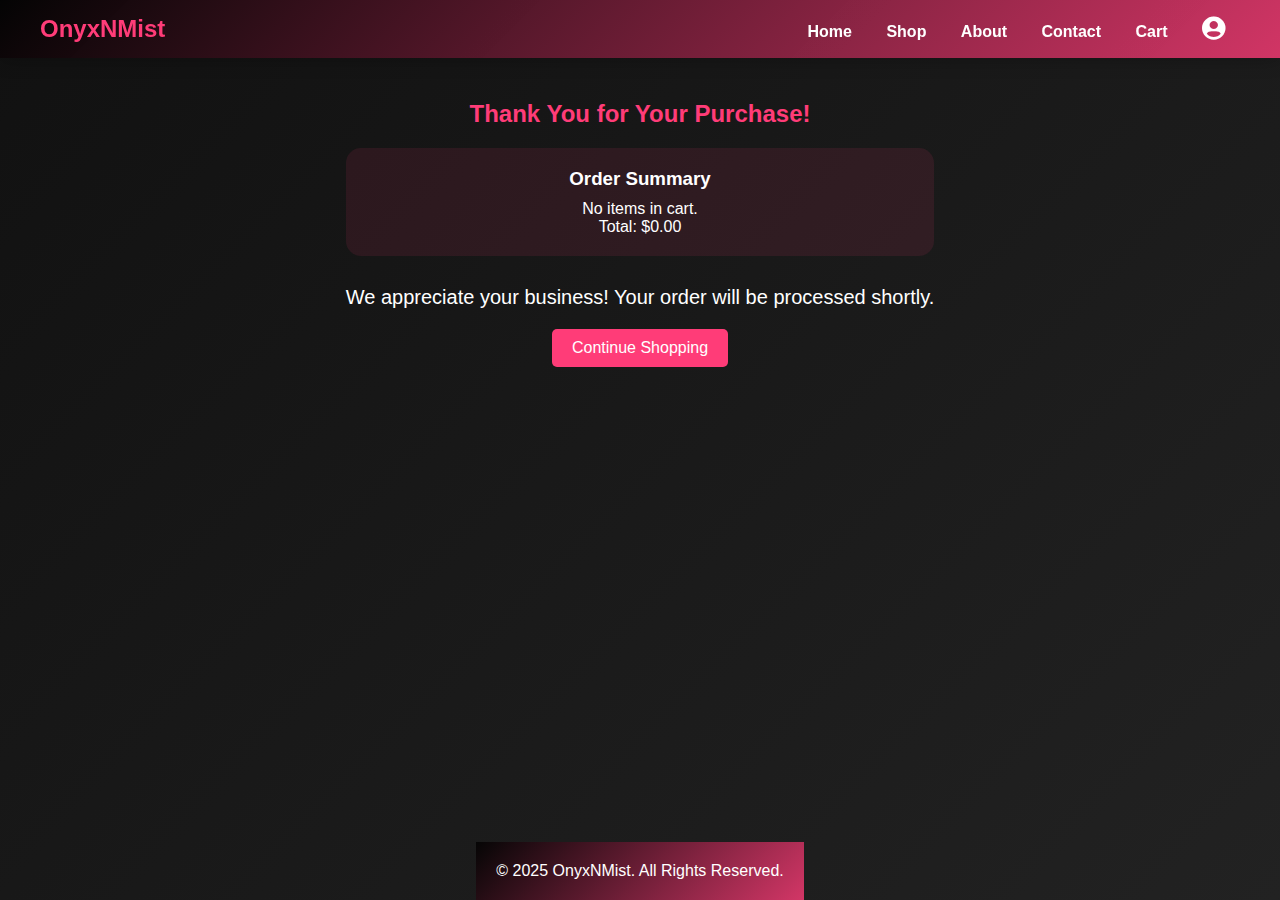
<file: confirmation.html>
<!DOCTYPE html>
<html lang="en">
<head>
    <meta charset="UTF-8">
    <meta name="viewport" content="width=device-width, initial-scale=1.0">
    <title>OnyxNMist - Order Confirmation</title>
    <link rel="stylesheet" href="https://cdnjs.cloudflare.com/ajax/libs/font-awesome/5.15.4/css/all.min.css">
    <style>
        * {
            margin: 0;
            padding: 0;
            box-sizing: border-box;
            font-family: 'Arial', sans-serif;
        }

        body {
            background: linear-gradient(135deg, #111, #222);
            color: white;
            min-height: 100vh;
            display: flex;
            flex-direction: column;
            align-items: center;
            justify-content: center;
        }

        header {
            background: linear-gradient(135deg, rgba(3, 3, 3, 0.9), rgba(255, 60, 120, 0.8));
            padding: 15px 40px;
            display: flex;
            justify-content: space-between;
            align-items: center;
            width: 100%;
            box-shadow: 0 0 20px rgba(0,0,0,0.3);
            position: fixed;
            top: 0;
            z-index: 1000;
        }

        .logo {
            font-size: 24px;
            font-weight: bold;
            color: #ff3c78;
            cursor: pointer;
            position: relative;
            overflow: hidden;
            transition: transform 0.3s;
        }

        .logo::after {
            content: '';
            position: absolute;
            bottom: 0;
            left: -100%;
            width: 100%;
            height: 2px;
            background: #ff3c78;
            transition: left 0.3s ease;
        }

        .logo:hover::after {
            left: 0;
        }

        nav a {
            margin: 0 15px;
            text-decoration: none;
            color: white;
            font-weight: bold;
            transition: all 0.3s cubic-bezier(0.4, 0, 0.2, 1);
            position: relative;
        }

        .profile-icon {
    font-size: 24px; /* Adjust size as needed */
    color: white; /* Icon color */
}

.profile-icon:hover {
    color: #ff3c78; /* Change color on hover */
}

        nav a::after {
            content: '';
            position: absolute;
            bottom: -5px;
            left: 0;
            width: 0;
            height: 2px;
            background: #ff3c78;
            transition: width 0.3s ease;
        }

        nav a:hover::after {
            width: 100%;
        }

        .confirmation-container {
            padding: 100px 20px 40px;
            max-width: 800px;
            margin: 0 auto;
            text-align: center;
        }

        h2 {
            margin-bottom: 20px;
            color: #ff3c78;
        }

        .order-summary {
            background: rgba(255, 60, 120, 0.1);
            padding: 20px;
            border-radius: 15px;
            margin: 20px 0;
        }

        .order-summary h3 {
            margin-bottom: 10px;
        }

        .order-item {
            display: flex;
            justify-content: space-between;
            margin: 10px 0;
        }

        .order-item span {
            color: #ff3c78;
        }

        .thank-you-message {
            font-size: 20px;
            margin-top: 30px;
        }

        .back-to-shop {
            display: inline-block;
            margin-top: 20px;
            padding: 10px 20px;
            background: #ff3c78;
            color: white;
            text-decoration: none;
            border-radius: 5px;
            transition: background 0.3s ease;
        }

        .back-to-shop:hover {
            background: #ff1c58;
        }

        footer {
            background: linear-gradient(135deg, rgba(3, 3, 3, 0.9), rgba(255, 60, 120, 0.8));
            padding: 20px;
            margin-top: auto;
            text-align: center;
        }
    </style>
</head>
<body>
    <header>
        <div class="logo">OnyxNMist</div>
        <nav aria-label="Main Navigation">
            <a href="home.html" aria-label="Home">Home</a>
            <a href="shop.html" aria-label="Shop">Shop</a>
            <a href="about.html" aria-label="About">About</a>
            <a href="contact.html" aria-label="Contact">Contact</a>
            <a href="cart.html" aria-label="Cart">Cart</a>
            <a href="profile.html" class="profile-icon"><i class="fas fa-user-circle"></i></a>
        </nav>
    </header>

    <main>
        <div class="confirmation-container">
            <h2>Thank You for Your Purchase!</h2>
            <div class="order-summary">
                <h3>Order Summary</h3>
                <div id="order-items"></div>
                <div class="total" id="order-total">Total: $0.00</div>
            </div>
            <div class="thank-you-message">
                We appreciate your business! Your order will be processed shortly.
            </div>
            <a href="shop.html" class="back-to-shop">Continue Shopping</a>
        </div>
    </main>

    <footer>
        &copy; 2025 OnyxNMist. All Rights Reserved.
    </footer>

    <script>
        // Function to display order summary
        function displayOrderSummary() {
            const orderItemsContainer = document.getElementById("order-items");
            const orderTotalElement = document.getElementById("order-total");
            const cartItems = JSON.parse(localStorage.getItem('cart')) || [];

            if (!cartItems.length) {
                orderItemsContainer.innerHTML = "<p>No items in cart.</p>";
                orderTotalElement.textContent = "Total: $0.00";
                return;
            }

            let total = 0;
            orderItemsContainer.innerHTML = "";

            cartItems.forEach(item => {
                total += item.price * item.quantity;

                const itemDiv = document.createElement("div");
                itemDiv.className = "order-item";
                itemDiv.innerHTML = `
                    <span>${item.name}</span>
                    <span>$${item.price.toFixed(2)} × ${item.quantity}</span>
                `;

                orderItemsContainer.appendChild(itemDiv);
            });

            orderTotalElement.textContent = `Total: $${total.toFixed(2)}`;

            // Clear cart after displaying summary
            localStorage.removeItem('cart');
        }

        // Initialize order summary when page loads
        document.addEventListener('DOMContentLoaded', () => {
            displayOrderSummary();
        });
    </script>
</body>
</html>
</file>
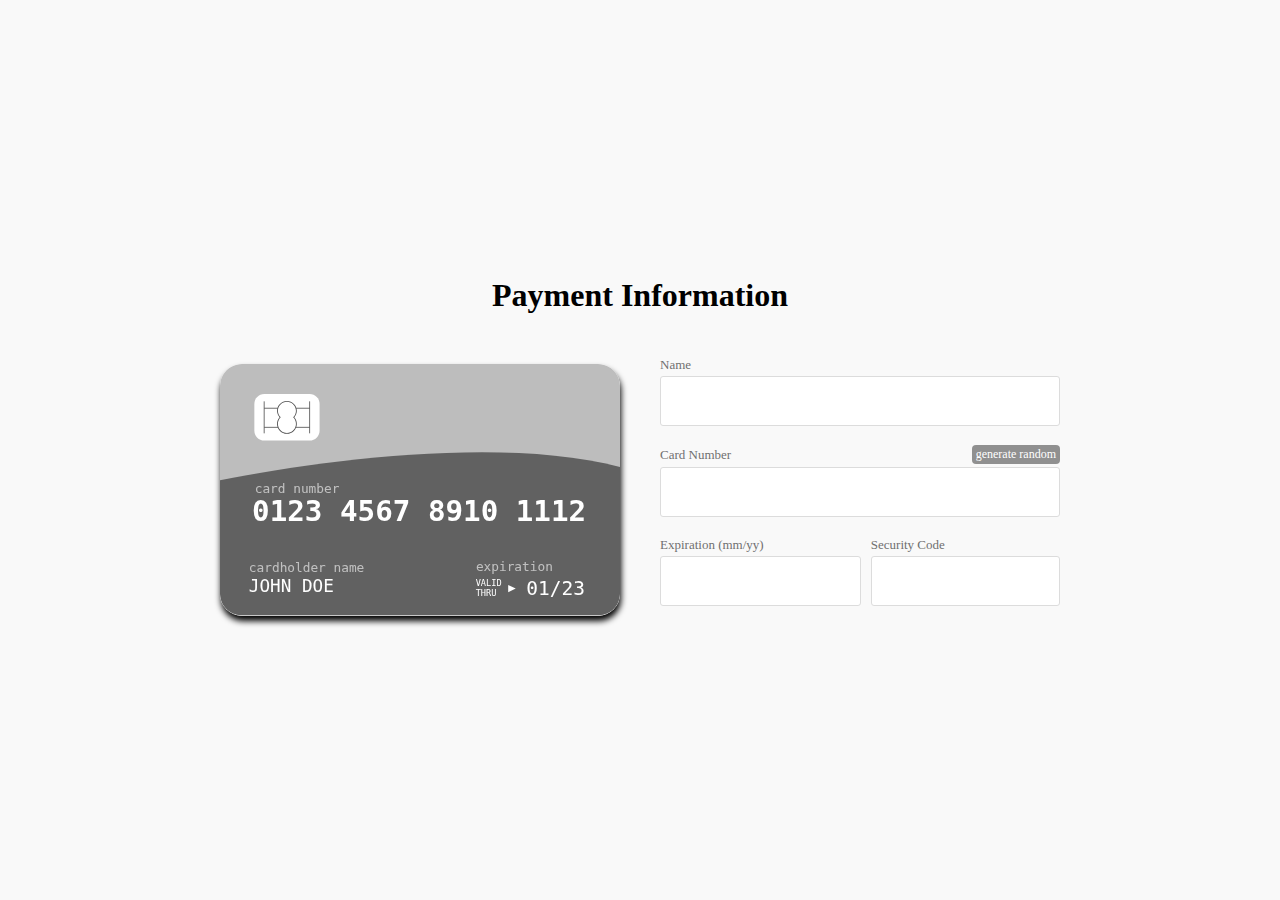
<file: credit-card-ui.html>
<!DOCTYPE html>
<html lang="en">
<head>
    <meta charset="UTF-8">
    <meta name="viewport" content="width=device-width, initial-scale=1.0">
    <title>Credit Card UI Design</title>
    <link rel="stylesheet" href="credit-card-ui.css" />
</head>
<body>
    <div class="payment-title">
        <h1>Payment Information</h1>
    </div>
    <div class="container preload">
        <div class="creditcard">
            <div class="front">
                <div id="ccsingle"></div>
                <svg version="1.1" id="cardfront" xmlns="http://www.w3.org/2000/svg" xmlns:xlink="http://www.w3.org/1999/xlink"
                    x="0px" y="0px" viewBox="0 0 750 471" style="enable-background:new 0 0 750 471;" xml:space="preserve">
                    <g id="Front">
                        <g id="CardBackground">
                            <g id="Page-1_1_">
                                <g id="amex_1_">
                                    <path id="Rectangle-1_1_" class="lightcolor grey" d="M40,0h670c22.1,0,40,17.9,40,40v391c0,22.1-17.9,40-40,40H40c-22.1,0-40-17.9-40-40V40
                            C0,17.9,17.9,0,40,0z" />
                                </g>
                            </g>
                            <path class="darkcolor greydark" d="M750,431V193.2c-217.6-57.5-556.4-13.5-750,24.9V431c0,22.1,17.9,40,40,40h670C732.1,471,750,453.1,750,431z" />
                        </g>
                        <text transform="matrix(1 0 0 1 60.106 295.0121)" id="svgnumber" class="st2 st3 st4">0123 4567 8910 1112</text>
                        <text transform="matrix(1 0 0 1 54.1064 428.1723)" id="svgname" class="st2 st5 st6">JOHN DOE</text>
                        <text transform="matrix(1 0 0 1 54.1074 389.8793)" class="st7 st5 st8">cardholder name</text>
                        <text transform="matrix(1 0 0 1 479.7754 388.8793)" class="st7 st5 st8">expiration</text>
                        <text transform="matrix(1 0 0 1 65.1054 241.5)" class="st7 st5 st8">card number</text>
                        <g>
                            <text transform="matrix(1 0 0 1 574.4219 433.8095)" id="svgexpire" class="st2 st5 st9">01/23</text>
                            <text transform="matrix(1 0 0 1 479.3848 417.0097)" class="st2 st10 st11">VALID</text>
                            <text transform="matrix(1 0 0 1 479.3848 435.6762)" class="st2 st10 st11">THRU</text>
                            <polygon class="st2" points="554.5,421 540.4,414.2 540.4,427.9 		" />
                        </g>
                        <g id="cchip">
                            <g>
                                <path class="st2" d="M168.1,143.6H82.9c-10.2,0-18.5-8.3-18.5-18.5V74.9c0-10.2,8.3-18.5,18.5-18.5h85.3
                        c10.2,0,18.5,8.3,18.5,18.5v50.2C186.6,135.3,178.3,143.6,168.1,143.6z" />
                            </g>
                            <g>
                                <g>
                                    <rect x="82" y="70" class="st12" width="1.5" height="60" />
                                </g>
                                <g>
                                    <rect x="167.4" y="70" class="st12" width="1.5" height="60" />
                                </g>
                                <g>
                                    <path class="st12" d="M125.5,130.8c-10.2,0-18.5-8.3-18.5-18.5c0-4.6,1.7-8.9,4.7-12.3c-3-3.4-4.7-7.7-4.7-12.3
                            c0-10.2,8.3-18.5,18.5-18.5s18.5,8.3,18.5,18.5c0,4.6-1.7,8.9-4.7,12.3c3,3.4,4.7,7.7,4.7,12.3
                            C143.9,122.5,135.7,130.8,125.5,130.8z M125.5,70.8c-9.3,0-16.9,7.6-16.9,16.9c0,4.4,1.7,8.6,4.8,11.8l0.5,0.5l-0.5,0.5
                            c-3.1,3.2-4.8,7.4-4.8,11.8c0,9.3,7.6,16.9,16.9,16.9s16.9-7.6,16.9-16.9c0-4.4-1.7-8.6-4.8-11.8l-0.5-0.5l0.5-0.5
                            c3.1-3.2,4.8-7.4,4.8-11.8C142.4,78.4,134.8,70.8,125.5,70.8z" />
                                </g>
                                <g>
                                    <rect x="82.8" y="82.1" class="st12" width="25.8" height="1.5" />
                                </g>
                                <g>
                                    <rect x="82.8" y="117.9" class="st12" width="26.1" height="1.5" />
                                </g>
                                <g>
                                    <rect x="142.4" y="82.1" class="st12" width="25.8" height="1.5" />
                                </g>
                                <g>
                                    <rect x="142" y="117.9" class="st12" width="26.2" height="1.5" />
                                </g>
                            </g>
                        </g>
                    </g>
                    <g id="Back">
                    </g>
                </svg>
            </div>
            <div class="back">
                <svg version="1.1" id="cardback" xmlns="http://www.w3.org/2000/svg" xmlns:xlink="http://www.w3.org/1999/xlink"
                    x="0px" y="0px" viewBox="0 0 750 471" style="enable-background:new 0 0 750 471;" xml:space="preserve">
                    <g id="Front">
                        <line class="st0" x1="35.3" y1="10.4" x2="36.7" y2="11" />
                    </g>
                    <g id="Back">
                        <g id="Page-1_2_">
                            <g id="amex_2_">
                                <path id="Rectangle-1_2_" class="darkcolor greydark" d="M40,0h670c22.1,0,40,17.9,40,40v391c0,22.1-17.9,40-40,40H40c-22.1,0-40-17.9-40-40V40
                        C0,17.9,17.9,0,40,0z" />
                            </g>
                        </g>
                        <rect y="61.6" class="st2" width="750" height="78" />
                        <g>
                            <path class="st3" d="M701.1,249.1H48.9c-3.3,0-6-2.7-6-6v-52.5c0-3.3,2.7-6,6-6h652.1c3.3,0,6,2.7,6,6v52.5
                    C707.1,246.4,704.4,249.1,701.1,249.1z" />
                            <rect x="42.9" y="198.6" class="st4" width="664.1" height="10.5" />
                            <rect x="42.9" y="224.5" class="st4" width="664.1" height="10.5" />
                            <path class="st5" d="M701.1,184.6H618h-8h-10v64.5h10h8h83.1c3.3,0,6-2.7,6-6v-52.5C707.1,187.3,704.4,184.6,701.1,184.6z" />
                        </g>
                        <text transform="matrix(1 0 0 1 621.999 227.2734)" id="svgsecurity" class="st6 st7">985</text>
                        <g class="st8">
                            <text transform="matrix(1 0 0 1 518.083 280.0879)" class="st9 st6 st10">security code</text>
                        </g>
                        <rect x="58.1" y="378.6" class="st11" width="375.5" height="13.5" />
                        <rect x="58.1" y="405.6" class="st11" width="421.7" height="13.5" />
                        <text transform="matrix(1 0 0 1 59.5073 228.6099)" id="svgnameback" class="st12 st13">John Doe</text>
                    </g>
                </svg>
            </div>
        </div>
    </div>
    <div class="form-container">
        <div class="field-container">
            <label for="name">Name</label>
            <input id="name" maxlength="20" type="text">
        </div>
        <div class="field-container">
            <label for="cardnumber">Card Number</label><span id="generatecard">generate random</span>
            <input id="cardnumber" type="text" pattern="[0-9]*" inputmode="numeric">
            <svg id="ccicon" class="ccicon" width="750" height="471" viewBox="0 0 750 471" version="1.1" xmlns="http://www.w3.org/2000/svg"
                xmlns:xlink="http://www.w3.org/1999/xlink">

            </svg>
        </div>
        <div class="field-container">
            <label for="expirationdate">Expiration (mm/yy)</label>
            <input id="expirationdate" type="text" pattern="[0-9]*" inputmode="numeric">
        </div>
        <div class="field-container">
            <label for="securitycode">Security Code</label>
            <input id="securitycode" type="text" pattern="[0-9]*" inputmode="numeric">
        </div>
    </div>
    <script src="script.js"></script>
</body>
</html>
</file>
<file: credit-card-ui.css>
body {
    margin: 0;
    padding: 0;
    background-color: #f9f9f9;
    display: -webkit-box;
    display: -ms-flexbox;
    display: flex;
    -ms-flex-line-pack: center;
        align-content: center;
    -webkit-box-align: center;
        -ms-flex-align: center;
            align-items: center;
    -webkit-box-pack: center;
        -ms-flex-pack: center;
            justify-content: center;
    min-height: 100vh;
    -ms-flex-wrap: wrap;
        flex-wrap: wrap;
    font-family: 'Raleway';
}

.payment-title {
    width: 100%;
    text-align: center;
}

.form-container .field-container:first-of-type {
    grid-area: name;
}

.form-container .field-container:nth-of-type(2) {
    grid-area: number;
}

.form-container .field-container:nth-of-type(3) {
    grid-area: expiration;
}

.form-container .field-container:nth-of-type(4) {
    grid-area: security;
}

.field-container input {
    -webkit-box-sizing: border-box;
    box-sizing: border-box;
}

.field-container {
    position: relative;
}

.form-container {
    display: grid;
    grid-column-gap: 10px;
    grid-template-columns: auto auto;
    grid-template-rows: 90px 90px 90px;
    grid-template-areas: "name name""number number""expiration security";
    max-width: 400px;
    padding: 20px;
    color: #707070;
}

label {
    padding-bottom: 5px;
    font-size: 13px;
}

input {
    margin-top: 3px;
    padding: 15px;
    font-size: 16px;
    width: 100%;
    border-radius: 3px;
    border: 1px solid #dcdcdc;
}

.ccicon {
    height: 38px;
    position: absolute;
    right: 6px;
    top: calc(50% - 17px);
    width: 60px;
}

/* CREDIT CARD IMAGE STYLING */
.preload * {
   /* Standard property */
transition: all 0.3s ease 0s;

/* Vendor prefixes for compatibility */
-webkit-transition: all 0.3s ease 0s; /* Safari and older versions of Chrome */
-moz-transition: all 0.3s ease 0s;    /* Firefox */
-ms-transition: all 0.3s ease 0s;     /* Internet Explorer */
-o-transition: all 0.3s ease 0s;      /* Opera */
}

.container {
    width: 100%;
    max-width: 400px;
    max-height: 251px;
    height: 54vw;
    padding: 20px;
}

#ccsingle {
    position: absolute;
    right: 15px;
    top: 20px;
}

#ccsingle svg {
    width: 100px;
    max-height: 60px;
}

.creditcard svg#cardfront,
.creditcard svg#cardback {
    width: 100%;
    -webkit-box-shadow: 1px 5px 6px 0px black;
    box-shadow: 1px 5px 6px 0px black;
    border-radius: 22px;
}

#generatecard{
    cursor: pointer;
    float: right;
    font-size: 12px;
    color: #fff;
    padding: 2px 4px;
    background-color: #909090;
    border-radius: 4px;
    cursor: pointer;
    float:right;
}

/* CHANGEABLE CARD ELEMENTS */
.creditcard .lightcolor,
.creditcard .darkcolor {
    -webkit-transition: fill .5s;
    transition: fill .5s;
}

.creditcard .lightblue {
    fill: #03A9F4;
}

.creditcard .lightbluedark {
    fill: #0288D1;
}

.creditcard .red {
    fill: #ef5350;
}

.creditcard .reddark {
    fill: #d32f2f;
}

.creditcard .purple {
    fill: #ab47bc;
}

.creditcard .purpledark {
    fill: #7b1fa2;
}

.creditcard .cyan {
    fill: #26c6da;
}

.creditcard .cyandark {
    fill: #0097a7;
}

.creditcard .green {
    fill: #66bb6a;
}

.creditcard .greendark {
    fill: #388e3c;
}

.creditcard .lime {
    fill: #d4e157;
}

.creditcard .limedark {
    fill: #afb42b;
}

.creditcard .yellow {
    fill: #ffeb3b;
}

.creditcard .yellowdark {
    fill: #f9a825;
}

.creditcard .orange {
    fill: #ff9800;
}

.creditcard .orangedark {
    fill: #ef6c00;
}

.creditcard .grey {
    fill: #bdbdbd;
}

.creditcard .greydark {
    fill: #616161;
}

/* FRONT OF CARD */
#svgname {
    text-transform: uppercase;
}

#cardfront .st2 {
    fill: #FFFFFF;
}

#cardfront .st3 {
    font-family: 'Source Code Pro', monospace;
    font-weight: 600;
}

#cardfront .st4 {
    font-size: 54.7817px;
}

#cardfront .st5 {
    font-family: 'Source Code Pro', monospace;
    font-weight: 400;
}

#cardfront .st6 {
    font-size: 33.1112px;
}

#cardfront .st7 {
    opacity: 0.6;
    fill: #FFFFFF;
}

#cardfront .st8 {
    font-size: 24px;
}

#cardfront .st9 {
    font-size: 36.5498px;
}

#cardfront .st10 {
    font-family: 'Source Code Pro', monospace;
    font-weight: 300;
}

#cardfront .st11 {
    font-size: 16.1716px;
}

#cardfront .st12 {
    fill: #4C4C4C;
}

/* BACK OF CARD */
#cardback .st0 {
    fill: none;
    stroke: #0F0F0F;
    stroke-miterlimit: 10;
}

#cardback .st2 {
    fill: #111111;
}

#cardback .st3 {
    fill: #F2F2F2;
}

#cardback .st4 {
    fill: #D8D2DB;
}

#cardback .st5 {
    fill: #C4C4C4;
}

#cardback .st6 {
    font-family: 'Source Code Pro', monospace;
    font-weight: 400;
}

#cardback .st7 {
    font-size: 27px;
}

#cardback .st8 {
    opacity: 0.6;
}

#cardback .st9 {
    fill: #FFFFFF;
}

#cardback .st10 {
    font-size: 24px;
}

#cardback .st11 {
    fill: #EAEAEA;
}

#cardback .st12 {
    font-family: 'Rock Salt', cursive;
}

#cardback .st13 {
    font-size: 37.769px;
}

/* FLIP ANIMATION */
.container {
    perspective: 1000px;
}

.creditcard {
    width: 100%;
    max-width: 400px;
    -webkit-transform-style: preserve-3d;
    transform-style: preserve-3d;
    transition: -webkit-transform 0.6s;
    -webkit-transition: -webkit-transform 0.6s;
    transition: transform 0.6s;
    transition: transform 0.6s, -webkit-transform 0.6s;
    cursor: pointer;
}

.creditcard .front,
.creditcard .back {
    position: absolute;
    width: 100%;
    max-width: 400px;
    -webkit-backface-visibility: hidden;
    backface-visibility: hidden;
    -webkit-font-smoothing: antialiased;
    color: #47525d;
}

.creditcard .back {
    -webkit-transform: rotateY(180deg);
    transform: rotateY(180deg);
}

.creditcard.flipped {
    -webkit-transform: rotateY(180deg);
    transform: rotateY(180deg);
}
</file>
